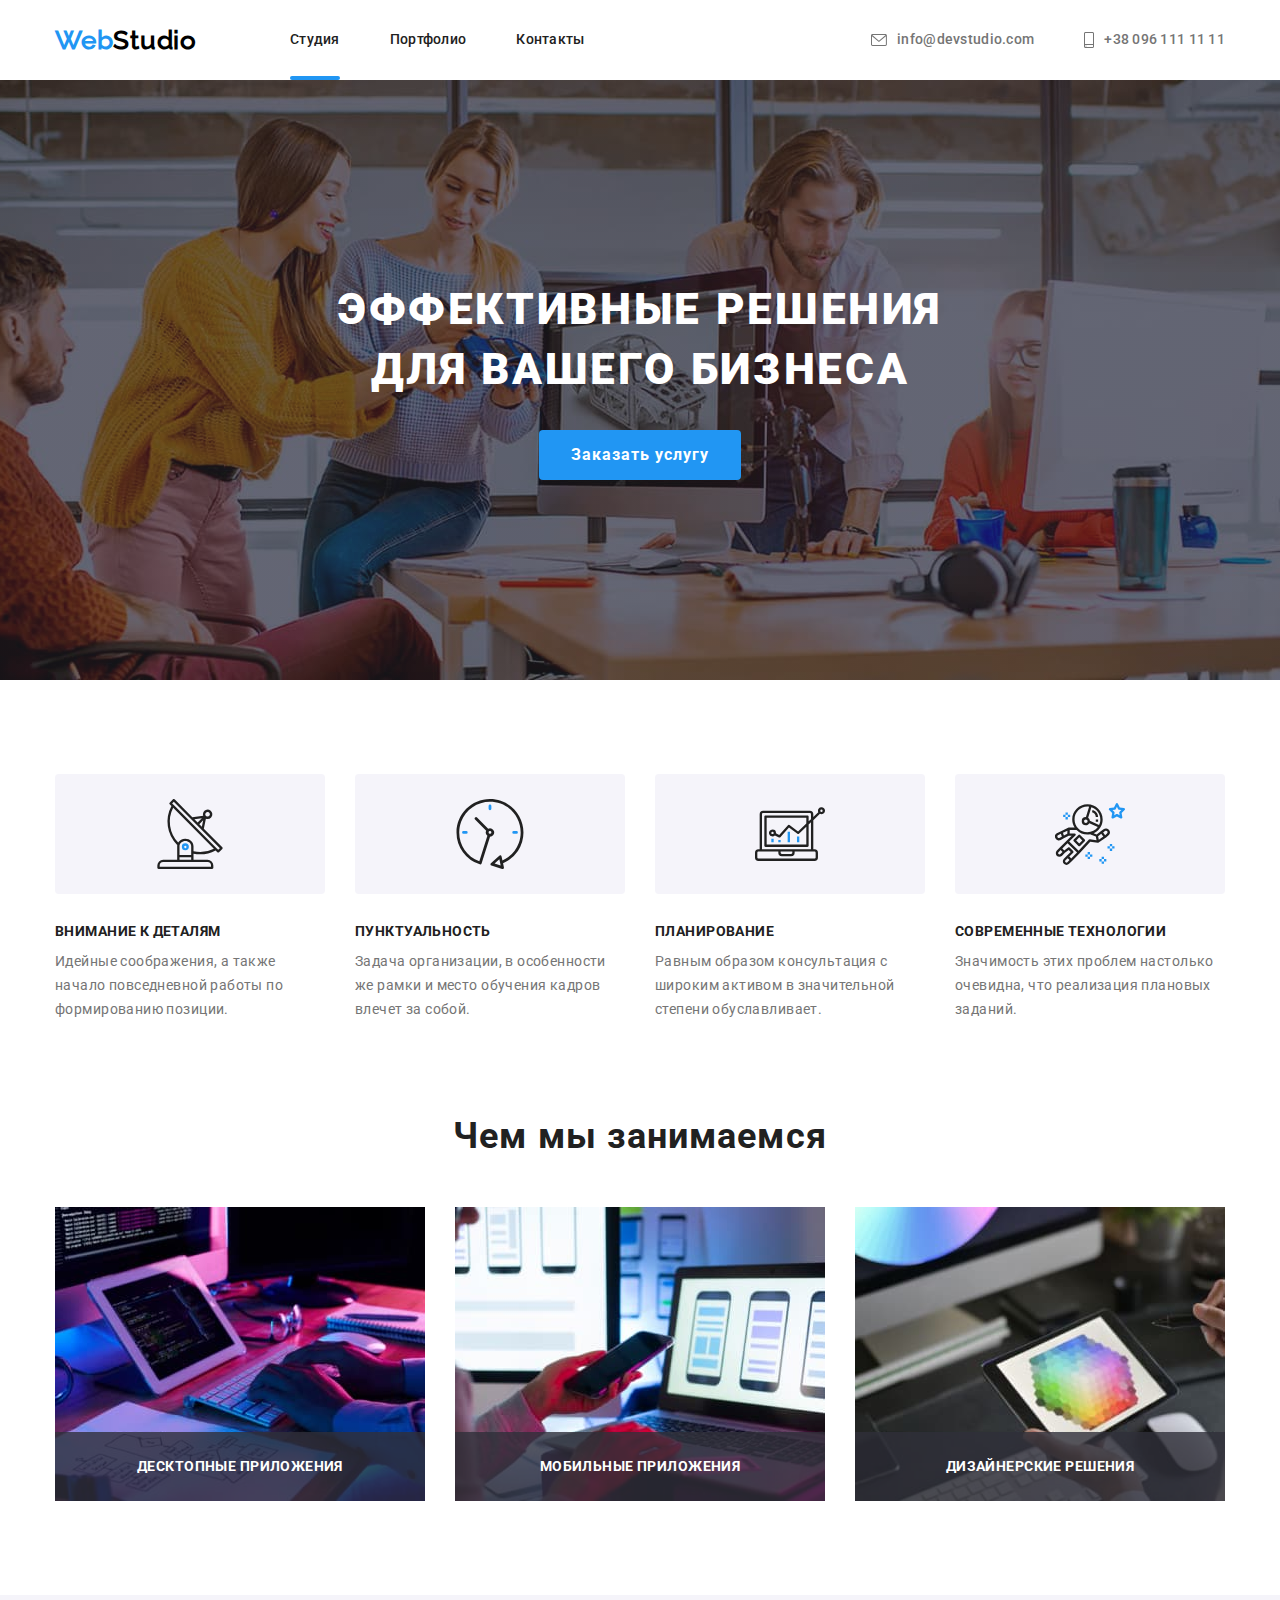
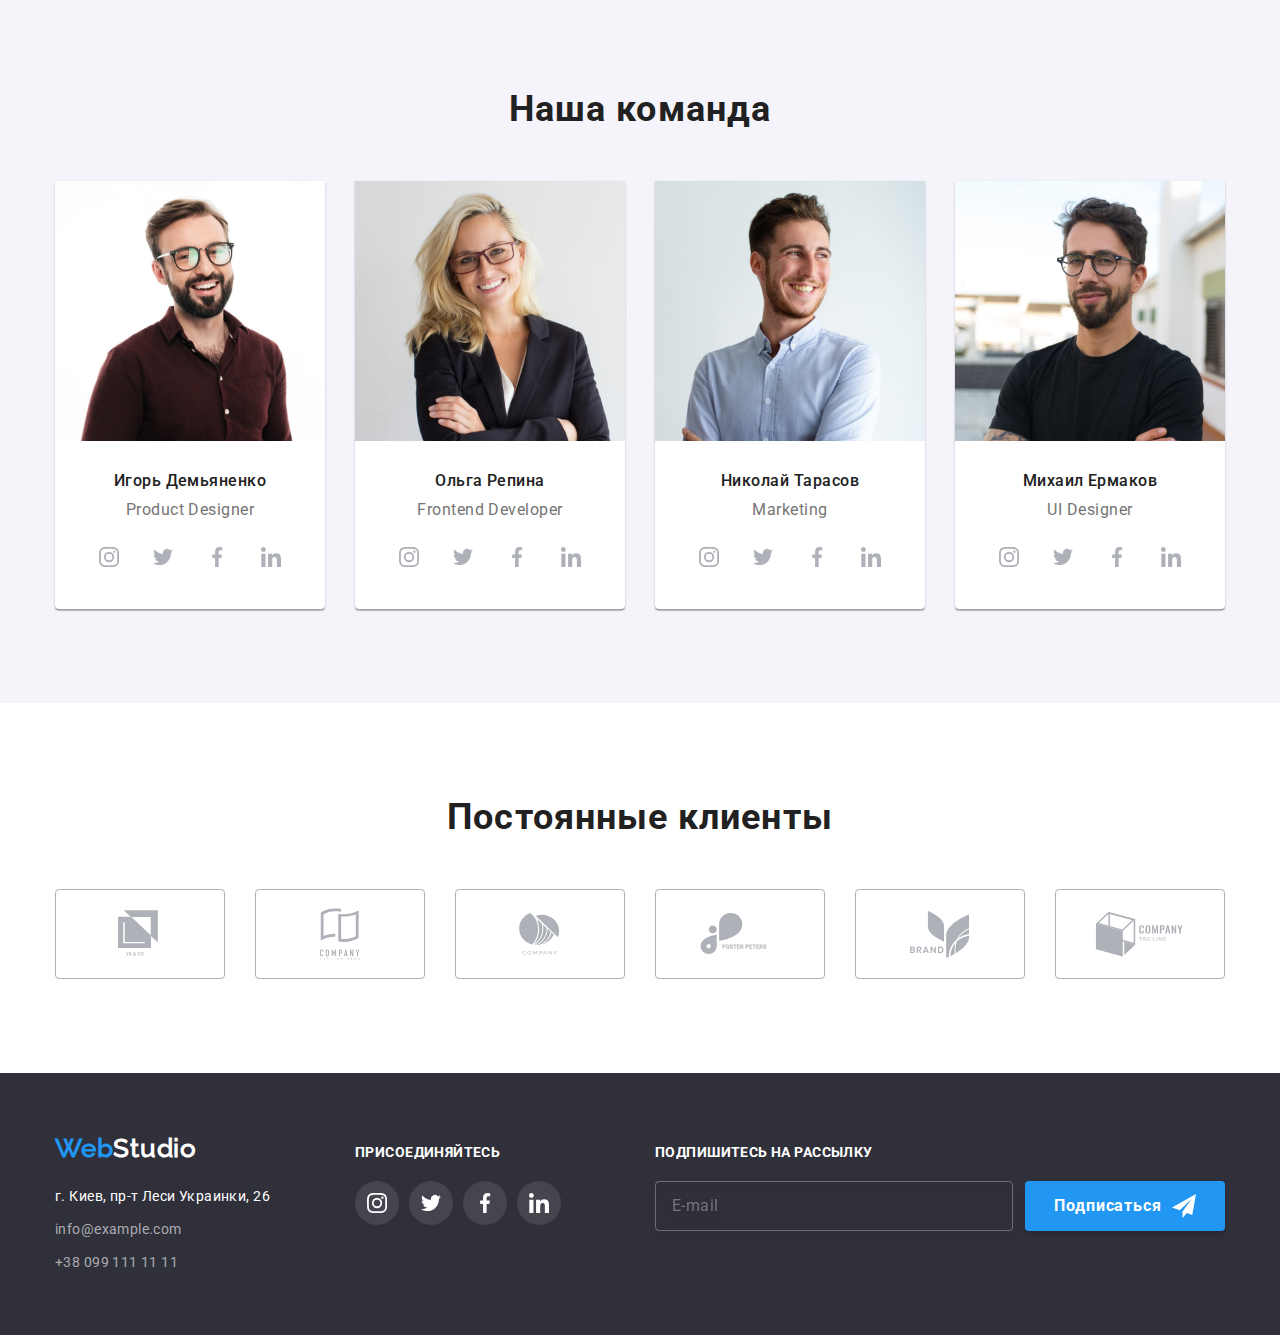
<file: index.html>
<!DOCTYPE html>
<html lang="ru">
	<head>
		<meta charset="UTF-8" />
		<meta name="viewport" content="width=device-width, initial-scale=1.0" />
		<title>Студия</title>
		<link href="https://fonts.googleapis.com/css2?family=Roboto:wght@400;500;700;900&display=swap" rel="stylesheet" />
		<link
			rel="stylesheet"
			href="https://cdnjs.cloudflare.com/ajax/libs/modern-normalize/1.0.0/modern-normalize.min.css"
		/>
		<link rel="stylesheet" href="./css/main.min.css" />
	</head>
	<body>
		<!-- Шапка сайта -->
		<header>
			<div class="header-nav container">
				<nav class="nav">
					<a href="./" class="logo-link">
						<p class="logo">Web<span class="logo-header">Studio</span></p>
					</a>
					<ul class="nav-list">
						<li class="nav-list-item"><a href="./" class="nav-link current">Студия</a></li>
						<li class="nav-list-item"><a href="./portfolio.html" class="nav-link">Портфолио</a></li>
						<li class="nav-list-item"><a href="#contacts" class="nav-link">Контакты</a></li>
					</ul>
				</nav>
				<ul class="list">
					<li class="list-item">
						<a href="mailto:info@devstudio.com" class="contacts-header">
							<svg class="contacts-icon envelope" width="16" height="12">
								<use href="./images/sprite.svg#envelope"></use>
							</svg>
							info@devstudio.com
						</a>
					</li>
					<li class="list-item">
						<a href="tel:+380961111111" class="contacts-header">
							<svg class="contacts-icon smartphone" width="10" height="16">
								<use href="./images/sprite.svg#smartphone"></use>
							</svg>
							+38 096 111 11 11
						</a>
					</li>
				</ul>
			</div>
		</header>
		<!-- Герой -->
		<main>
			<section class="hero">
				<div class="container">
					<h1 class="hero-title">Эффективные решения для вашего бизнеса</h1>
					<button data-modal-open class="btn-hero" type="button">Заказать услугу</button>
				</div>
			</section>

			<!-- Модальное окно -->
			<div class="backdrop is-hidden" data-modal>
				<div class="modal">
					<button data-modal-close class="btn-close">
						<svg class="close-icon" width="18" height="18">
							<use href="./images/sprite.svg#btn-close"></use>
						</svg>
					</button>
					<b class="modal-text">Оставьте свои данные, мы вам перезвоним</b>
					<form class="form">
						<p class="form-field">
							<label for="name" class="form-label">Имя</label>
							<input type="text" name="name" id="name" />
							<svg class="form-icon" width="18" height="18">
								<use href="./images/sprite.svg#user"></use>
							</svg>
						</p>
						<p class="form-field">
							<label for="tel" class="form-label">Телефон</label>
							<input type="tel" name="tel" id="tel" />
							<svg class="form-icon" width="18" height="18">
								<use href="./images/sprite.svg#tel"></use>
							</svg>
						</p>
						<p class="form-field">
							<label for="mail" class="form-label">Почта</label>
							<input type="email" name="mail" id="mail" />
							<svg class="form-icon" width="18" height="18">
								<use href="./images/sprite.svg#mail"></use>
							</svg>
						</p>
						<p class="form-field">
							<label for="comment" class="form-label">Комментарий</label>
							<textarea name="comment" id="comment" placeholder="Введите текст"></textarea>
						</p>
						<p class="form-checkbox">
							<label class="label-checkbox">
								<input type="checkbox" name="agreement" class="input-checkbox" />
								<span class="icon-checkbox"></span>
								Соглашаюсь с рассылкой и принимаю
								<a href="" class="agreement-link">Условия договора</a>
							</label>
						</p>
						<button type="submit" class="form-btn-send">Отправить</button>
					</form>
				</div>
			</div>

			<!-- Особенности работы -->
			<section class="features">
				<div class="container">
					<h2 class="visually-hidden">Особенности</h2>
					<ul class="features-list">
						<li class="features-item icon-antenna">
							<h3 class="features-title">Внимание к деталям</h3>
							<p class="features-text">
								Идейные соображения, а также начало повседневной работы по формированию позиции.
							</p>
						</li>
						<li class="features-item icon-clock">
							<h3 class="features-title">Пунктуальность</h3>
							<p class="features-text">
								Задача организации, в особенности же рамки и место обучения кадров влечет за собой.
							</p>
						</li>
						<li class="features-item icon-diagram">
							<h3 class="features-title">Планирование</h3>
							<p class="features-text">
								Равным образом консультация с широким активом в значительной степени обуславливает.
							</p>
						</li>
						<li class="features-item icon-astronaut">
							<h3 class="features-title">Современные технологии</h3>
							<p class="features-text">Значимость этих проблем настолько очевидна, что реализация плановых заданий.</p>
						</li>
					</ul>
				</div>
			</section>
			<!-- Чем мы занимаемся -->
			<section class="examples">
				<div class="container">
					<h2 class="examples-title">Чем мы занимаемся</h2>
					<ul class="examples-list">
						<li class="examples-item">
							<h3 class="examples-subtitle">Десктопные приложения</h3>
							<img src="./images/box-1.jpg" alt="Создание проектов" width="370" height="294" />
						</li>
						<li class="examples-item">
							<h3 class="examples-subtitle">Мобильные приложения</h3>
							<img src="./images/box-2.jpg" alt="Разработка приложений" width="370" height="294" />
						</li>
						<li class="examples-item">
							<h3 class="examples-subtitle">Дизайнерские решения</h3>
							<img src="./images/box-3.jpg" alt="Создание графики" width="370" height="294" />
						</li>
					</ul>
				</div>
			</section>
			<!-- наша команда -->
			<section class="team">
				<div class="container">
					<h2 class="team-all-title">Наша команда</h2>
					<ul class="team-list">
						<li class="team-item">
							<img src="./images/igor.jpg" alt="Сотрудник Игорь" width="270" height="260" />
							<h3 class="team-title">Игорь Демьяненко</h3>
							<p lang="en" class="team-text">Product Designer</p>
							<ul class="team-social-list">
								<li class="team-social-item">
									<a
										href="https://www.instagram.com/"
										class="team-social-link"
										target="_blank"
										rel="noopener noreferer"
									>
										<svg class="team-social-icon" width="20" height="20">
											<use href="./images/sprite.svg#instagram"></use>
										</svg>
									</a>
								</li>
								<li class="team-social-item">
									<a href="https://twitter.com/" class="team-social-link" target="_blank" rel="noopener noreferer">
										<svg class="team-social-icon" width="20" height="20">
											<use href="./images/sprite.svg#twitter"></use>
										</svg>
									</a>
								</li>
								<li class="team-social-item">
									<a href="https://facebook.com/" class="team-social-link" target="_blank" rel="noopener noreferer">
										<svg class="team-social-icon" width="20" height="20">
											<use href="./images/sprite.svg#facebook"></use>
										</svg>
									</a>
								</li>
								<li class="team-social-item">
									<a href="https://www.linkedin.com/" class="team-social-link" target="_blank" rel="noopener noreferer">
										<svg class="team-social-icon" width="20" height="20">
											<use href="./images/sprite.svg#linkedin"></use>
										</svg>
									</a>
								</li>
							</ul>
						</li>
						<li class="team-item">
							<img src="./images/olga.jpg" alt="Сотрудник Ольга" width="270" height="260" />
							<h3 class="team-title">Ольга Репина</h3>
							<p lang="en" class="team-text">Frontend Developer</p>
							<ul class="team-social-list">
								<li class="team-social-item">
									<a
										href="https://www.instagram.com/"
										class="team-social-link"
										target="_blank"
										rel="noopener noreferer"
									>
										<svg class="team-social-icon" width="20" height="20">
											<use href="./images/sprite.svg#instagram"></use>
										</svg>
									</a>
								</li>
								<li class="team-social-item">
									<a href="https://twitter.com/" class="team-social-link" target="_blank" rel="noopener noreferer">
										<svg class="team-social-icon" width="20" height="20">
											<use href="./images/sprite.svg#twitter"></use>
										</svg>
									</a>
								</li>
								<li class="team-social-item">
									<a href="https://facebook.com/" class="team-social-link" target="_blank" rel="noopener noreferer">
										<svg class="team-social-icon" width="20" height="20">
											<use href="./images/sprite.svg#facebook"></use>
										</svg>
									</a>
								</li>
								<li class="team-social-item">
									<a href="https://www.linkedin.com/" class="team-social-link" target="_blank" rel="noopener noreferer">
										<svg class="team-social-icon" width="20" height="20">
											<use href="./images/sprite.svg#linkedin"></use>
										</svg>
									</a>
								</li>
							</ul>
						</li>
						<li class="team-item">
							<img src="./images/nikolay.jpg" alt="Сотрудник Николай" width="270" height="260" />
							<h3 class="team-title">Николай Тарасов</h3>
							<p lang="en" class="team-text">Marketing</p>
							<ul class="team-social-list">
								<li class="team-social-item">
									<a
										href="https://www.instagram.com/"
										class="team-social-link"
										target="_blank"
										rel="noopener noreferer"
									>
										<svg class="team-social-icon" width="20" height="20">
											<use href="./images/sprite.svg#instagram"></use>
										</svg>
									</a>
								</li>
								<li class="team-social-item">
									<a href="https://twitter.com/" class="team-social-link" target="_blank" rel="noopener noreferer">
										<svg class="team-social-icon" width="20" height="20">
											<use href="./images/sprite.svg#twitter"></use>
										</svg>
									</a>
								</li>
								<li class="team-social-item">
									<a href="https://facebook.com/" class="team-social-link" target="_blank" rel="noopener noreferer">
										<svg class="team-social-icon" width="20" height="20">
											<use href="./images/sprite.svg#facebook"></use>
										</svg>
									</a>
								</li>
								<li class="team-social-item">
									<a href="https://www.linkedin.com/" class="team-social-link" target="_blank" rel="noopener noreferer">
										<svg class="team-social-icon" width="20" height="20">
											<use href="./images/sprite.svg#linkedin"></use>
										</svg>
									</a>
								</li>
							</ul>
						</li>
						<li class="team-item">
							<img src="./images/mihail.jpg" alt="Сотрудник М" width="270" height="260" />
							<h3 class="team-title">Михаил Ермаков</h3>
							<p lang="en" class="team-text">UI Designer</p>
							<ul class="team-social-list">
								<li class="team-social-item">
									<a
										href="https://www.instagram.com/"
										class="team-social-link"
										target="_blank"
										rel="noopener noreferer"
									>
										<svg class="team-social-icon" width="20" height="20">
											<use href="./images/sprite.svg#instagram"></use>
										</svg>
									</a>
								</li>
								<li class="team-social-item">
									<a href="https://twitter.com/" class="team-social-link" target="_blank" rel="noopener noreferer">
										<svg class="team-social-icon" width="20" height="20">
											<use href="./images/sprite.svg#twitter"></use>
										</svg>
									</a>
								</li>
								<li class="team-social-item">
									<a href="https://facebook.com/" class="team-social-link" target="_blank" rel="noopener noreferer">
										<svg class="team-social-icon" width="20" height="20">
											<use href="./images/sprite.svg#facebook"></use>
										</svg>
									</a>
								</li>
								<li class="team-social-item">
									<a href="https://www.linkedin.com/" class="team-social-link" target="_blank" rel="noopener noreferer">
										<svg class="team-social-icon" width="20" height="20">
											<use href="./images/sprite.svg#linkedin"></use>
										</svg>
									</a>
								</li>
							</ul>
						</li>
					</ul>
				</div>
			</section>
			<!-- Постоянные клиенты -->
			<section class="clients">
				<div class="container">
					<h2 class="clients-title">Постоянные клиенты</h2>
					<ul class="clients-list">
						<li class="clients-item">
							<a href="" class="clients-link">
								<svg class="clients-icon first-company" width="44" height="49">
									<use href="./images/sprite.svg#logo-1"></use>
								</svg>
							</a>
						</li>
						<li class="clients-item">
							<a href="" class="clients-link">
								<svg class="clients-icon second-company" width="40" height="52">
									<use href="./images/sprite.svg#logo-2"></use>
								</svg>
							</a>
						</li>
						<li class="clients-item">
							<a href="" class="clients-link">
								<svg class="clients-icon third-company" width="41" height="42">
									<use href="./images/sprite.svg#logo-3"></use>
								</svg>
							</a>
						</li>
						<li class="clients-item">
							<a href="" class="clients-link">
								<svg class="clients-icon fourth-company" width="80" height="42">
									<use href="./images/sprite.svg#logo-4"></use>
								</svg>
							</a>
						</li>
						<li class="clients-item">
							<a href="" class="clients-link">
								<svg class="clients-icon fifth-company" width="59" height="47">
									<use href="./images/sprite.svg#logo-5"></use>
								</svg>
							</a>
						</li>
						<li class="clients-item">
							<a href="" class="clients-link">
								<svg class="clients-icon sixth-company" width="89" height="45">
									<use href="./images/sprite.svg#logo-6"></use>
								</svg>
							</a>
						</li>
					</ul>
				</div>
			</section>
		</main>

		<!-- Подвал сайта -->
		<footer class="footer">
			<div class="container footer-container">
				<div class="footer-widget">
					<a href="./" class="logo-link">
						<p class="logo">Web<span class="logo-footer">Studio</span></p>
					</a>
					<address id="contacts" class="contacts-footer">
						<ul class="footer-list">
							<li class="footer-item">
								<a
									href="https://goo.gl/maps/kjw5beXjX4C6twNt7"
									target="_blank"
									rel="noopener noreferer"
									class="footer-adress"
								>
									г. Киев, пр-т Леси Украинки, 26
								</a>
							</li>
							<li class="footer-item"><a href="mailto:info@example.com" class="footer-link">info@example.com</a></li>
							<li class="footer-item"><a href="tel:+380991111111" class="footer-link">+38 099 111 11 11</a></li>
						</ul>
					</address>
				</div>
				<div class="footer-widget">
					<b class="footer-text">Присоединяйтесь</b>
					<ul class="footer-social-list">
						<li class="footer-social-item">
							<a href="https://www.instagram.com/" class="footer-social-link" target="_blank" rel="noopener noreferer">
								<svg class="footer-social-icon" width="20" height="20">
									<use href="./images/sprite.svg#instagram"></use>
								</svg>
							</a>
						</li>
						<li class="footer-social-item">
							<a href="https://twitter.com/" class="footer-social-link" target="_blank" rel="noopener noreferer">
								<svg class="footer-social-icon" width="20" height="20">
									<use href="./images/sprite.svg#twitter"></use>
								</svg>
							</a>
						</li>
						<li class="footer-social-item">
							<a href="https://facebook.com/" class="footer-social-link" target="_blank" rel="noopener noreferer">
								<svg class="footer-social-icon" width="20" height="20">
									<use href="./images/sprite.svg#facebook"></use>
								</svg>
							</a>
						</li>
						<li class="footer-social-item">
							<a href="https://www.linkedin.com/" class="footer-social-link" target="_blank" rel="noopener noreferer">
								<svg class="footer-social-icon" width="20" height="20">
									<use href="./images/sprite.svg#linkedin"></use>
								</svg>
							</a>
						</li>
					</ul>
				</div>
				<div class="footer-widget">
					<b class="footer-text">Подпишитесь на рассылку</b>
					<form class="form-subscribe">
						<input type="email" name="mail" placeholder="E-mail" />
						<button type="submit" class="btn-subscribe">
							Подписаться
							<svg class="icon-send" width="24" height="24">
								<use href="./images/sprite.svg#send-icon"></use>
							</svg>
						</button>
					</form>
				</div>
			</div>
		</footer>
		<script src="./js/modal.js"></script>
	</body>
</html>
</file>
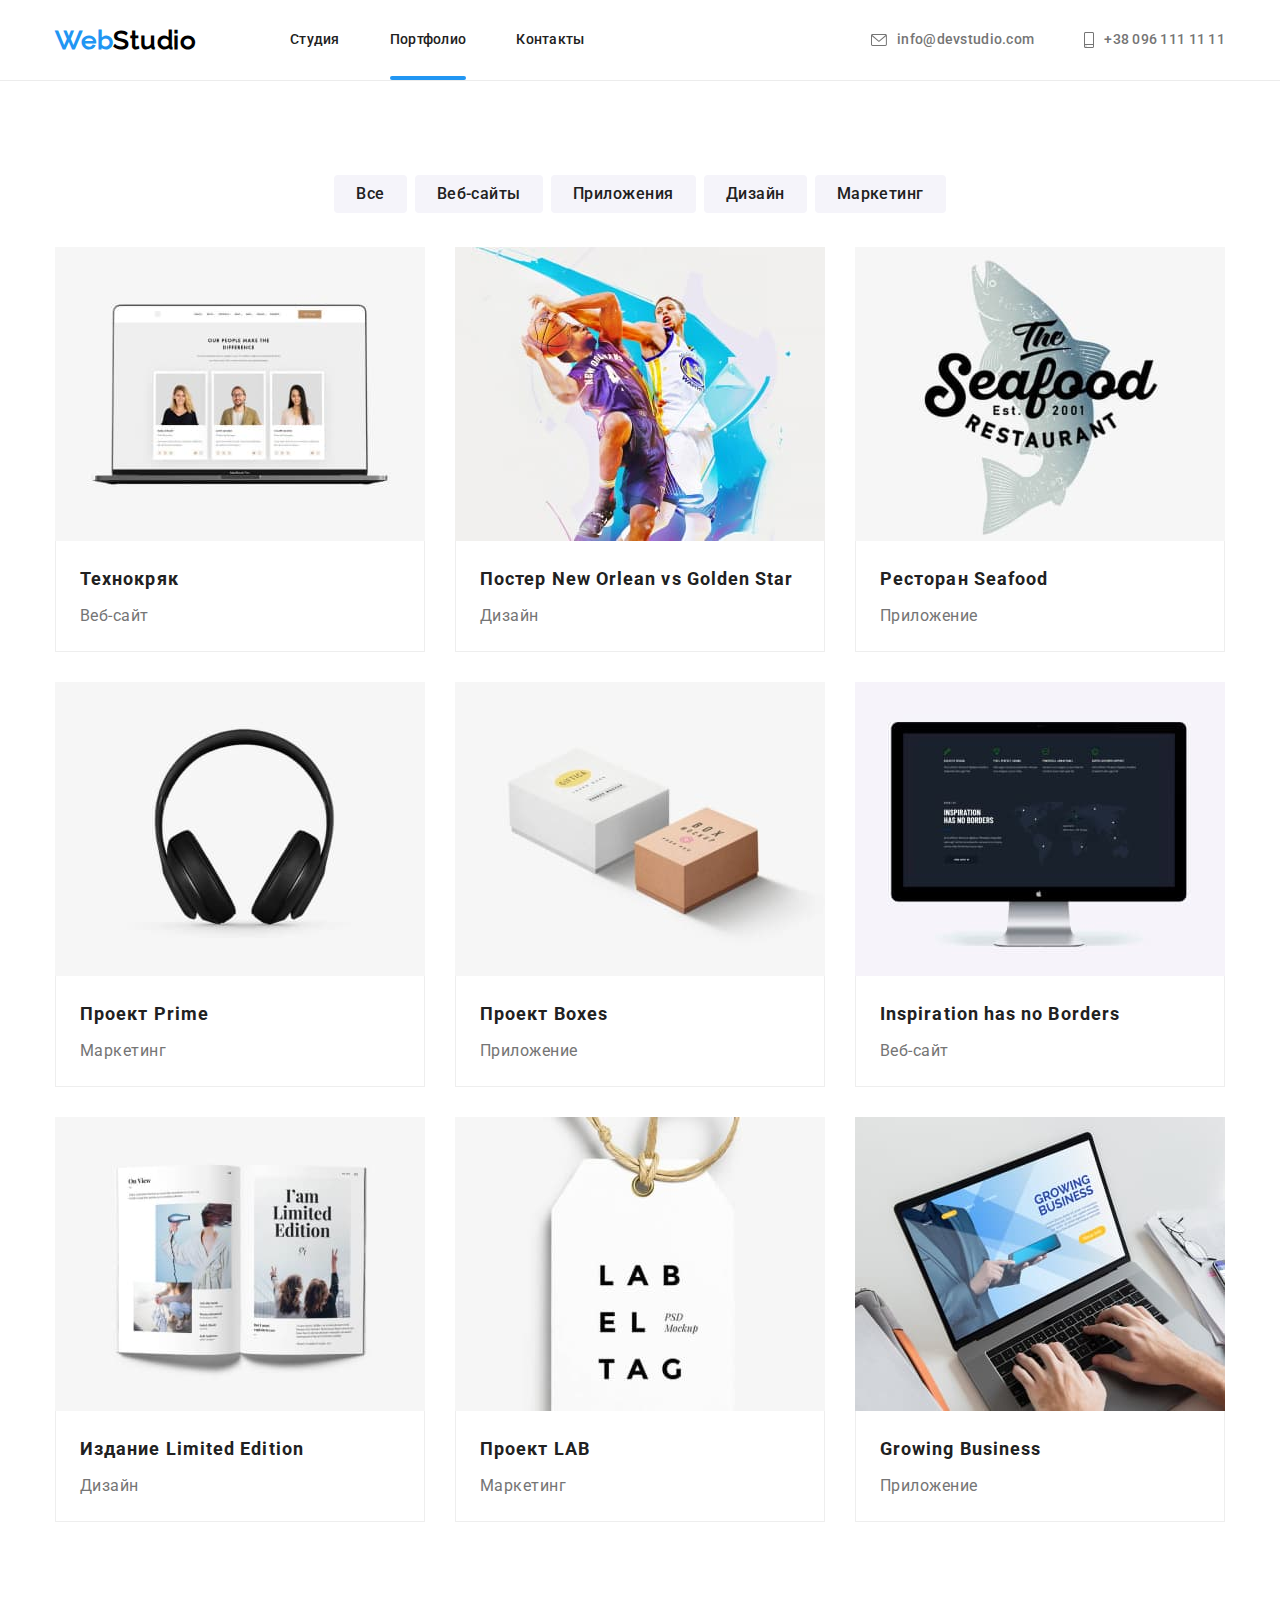
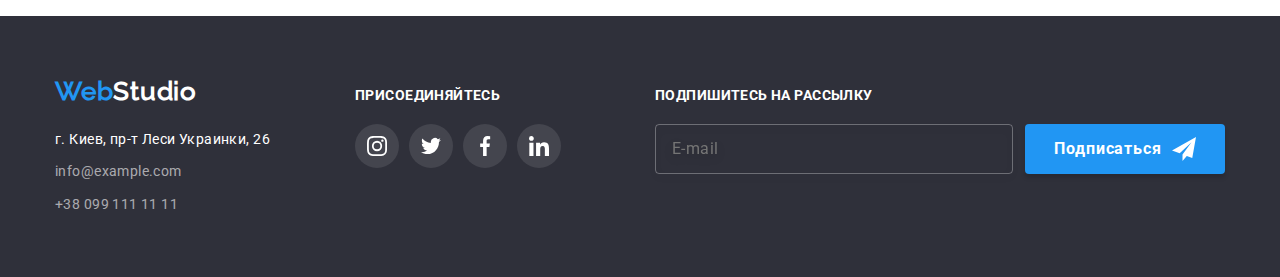
<file: portfolio.html>
<!DOCTYPE html>
<html lang="ru">
	<head>
		<meta charset="UTF-8" />
		<meta name="viewport" content="width=device-width, initial-scale=1.0" />
		<title>Портфолио</title>
		<link href="https://fonts.googleapis.com/css2?family=Roboto:wght@400;500;700;900&display=swap" rel="stylesheet" />
		<link
			rel="stylesheet"
			href="https://cdnjs.cloudflare.com/ajax/libs/modern-normalize/1.0.0/modern-normalize.min.css"
		/>
		<link rel="stylesheet" href="./css/main.min.css" />
	</head>
	<body>
		<!-- Шапка сайта -->
		<header class="header-portfolio">
			<div class="header-nav container">
				<nav class="nav">
					<a href="./" class="logo-link">
						<p class="logo">Web<span class="logo-header">Studio</span></p>
					</a>
					<ul class="nav-list">
						<li class="nav-list-item"><a href="./index.html" class="nav-link">Студия</a></li>
						<li class="nav-list-item"><a href="" class="nav-link current">Портфолио</a></li>
						<li class="nav-list-item"><a href="#contacts" class="nav-link">Контакты</a></li>
					</ul>
				</nav>
				<ul class="list">
					<li class="list-item">
						<a href="mailto:info@devstudio.com" class="contacts-header">
							<svg class="contacts-icon envelope" width="16" height="12">
								<use href="./images/sprite.svg#envelope"></use>
							</svg>
							info@devstudio.com
						</a>
					</li>
					<li class="list-item">
						<a href="tel:+380961111111" class="contacts-header">
							<svg class="contacts-icon smartphone" width="10" height="16">
								<use href="./images/sprite.svg#smartphone"></use>
							</svg>
							+38 096 111 11 11
						</a>
					</li>
				</ul>
			</div>
		</header>

		<!-- Портфолио -->
		<main>
			<section class="portfolio">
				<div class="container">
					<h1 class="visually-hidden">Портфолио</h1>
					<ul class="btn-list">
						<li class="btn-item"><button type="button" class="btn-portfolio">Все</button></li>
						<li class="btn-item"><button type="button" class="btn-portfolio">Веб-сайты</button></li>
						<li class="btn-item"><button type="button" class="btn-portfolio">Приложения</button></li>
						<li class="btn-item"><button type="button" class="btn-portfolio">Дизайн</button></li>
						<li class="btn-item"><button type="button" class="btn-portfolio">Маркетинг</button></li>
					</ul>

					<ul class="portfolio-list">
						<li class="portfolio-item">
							<a href="" class="link-card">
								<div class="portfolio-img">
									<img src="./images/img-1.jpg" alt="Веб-сайт" width="370" height="294" />
									<div class="overlay">
										<p class="portfolio-desc">
											Технокряк это современная площадка распространения коронавируса. Компании используют эту платформу
											для цифрового шпионажа и атак на защищённые сервера конкурентов.
										</p>
									</div>
								</div>
								<div class="portfolio-content">
									<h2 class="portfolio-title">Технокряк</h2>
									<p class="portfolio-text">Веб-сайт</p>
								</div>
							</a>
						</li>
						<li class="portfolio-item">
							<a href="" class="link-card">
								<div class="portfolio-img">
									<img src="./images/img-2.jpg" alt="Баскетбол" width="370" height="294" />
									<div class="overlay">
										<p class="portfolio-desc">
											Технокряк это современная площадка распространения коронавируса. Компании используют эту платформу
											для цифрового шпионажа и атак на защищённые сервера конкурентов.
										</p>
									</div>
								</div>
								<div class="portfolio-content">
									<h2 class="portfolio-title">Постер New Orlean vs Golden Star</h2>
									<p class="portfolio-text">Дизайн</p>
								</div>
							</a>
						</li>
						<li class="portfolio-item">
							<a href="" class="link-card">
								<div class="portfolio-img">
									<img src="./images/img-3.jpg" alt="Логотип ресторана" width="370" height="294" />
									<div class="overlay">
										<p class="portfolio-desc">
											Технокряк это современная площадка распространения коронавируса. Компании используют эту платформу
											для цифрового шпионажа и атак на защищённые сервера конкурентов.
										</p>
									</div>
								</div>
								<div class="portfolio-content">
									<h2 class="portfolio-title">Ресторан Seafood</h2>
									<p class="portfolio-text">Приложение</p>
								</div>
							</a>
						</li>
						<li class="portfolio-item">
							<a href="" class="link-card">
								<div class="portfolio-img">
									<img src="./images/img-4.jpg" alt="Наушники" width="370" height="294" />
									<div class="overlay">
										<p class="portfolio-desc">
											Технокряк это современная площадка распространения коронавируса. Компании используют эту платформу
											для цифрового шпионажа и атак на защищённые сервера конкурентов.
										</p>
									</div>
								</div>
								<div class="portfolio-content">
									<h2 class="portfolio-title">Проект Prime</h2>
									<p class="portfolio-text">Маркетинг</p>
								</div>
							</a>
						</li>
						<li class="portfolio-item">
							<a href="" class="link-card">
								<div class="portfolio-img">
									<img src="./images/img-5.jpg" alt="Почтовые коробки" width="370" height="294" />
									<div class="overlay">
										<p class="portfolio-desc">
											Технокряк это современная площадка распространения коронавируса. Компании используют эту платформу
											для цифрового шпионажа и атак на защищённые сервера конкурентов.
										</p>
									</div>
								</div>
								<div class="portfolio-content">
									<h2 class="portfolio-title">Проект Boxes</h2>
									<p class="portfolio-text">Приложение</p>
								</div>
							</a>
						</li>
						<li class="portfolio-item">
							<a href="" class="link-card">
								<div class="portfolio-img">
									<img src="./images/img-6.jpg" alt="Сайт на экране" width="370" height="294" />
									<div class="overlay">
										<p class="portfolio-desc">
											Технокряк это современная площадка распространения коронавируса. Компании используют эту платформу
											для цифрового шпионажа и атак на защищённые сервера конкурентов.
										</p>
									</div>
								</div>
								<div class="portfolio-content">
									<h2 class="portfolio-title">Inspiration has no Borders</h2>
									<p class="portfolio-text">Веб-сайт</p>
								</div>
							</a>
						</li>
						<li class="portfolio-item">
							<a href="" class="link-card">
								<div class="portfolio-img">
									<img src="./images/img-7.jpg" alt="Журнал" width="370" height="294" />
									<div class="overlay">
										<p class="portfolio-desc">
											Технокряк это современная площадка распространения коронавируса. Компании используют эту платформу
											для цифрового шпионажа и атак на защищённые сервера конкурентов.
										</p>
									</div>
								</div>
								<div class="portfolio-content">
									<h2 class="portfolio-title">Издание Limited Edition</h2>
									<p class="portfolio-text">Дизайн</p>
								</div>
							</a>
						</li>
						<li class="portfolio-item">
							<a href="" class="link-card">
								<div class="portfolio-img">
									<img src="./images/img-8.jpg" alt="Лейбл" width="370" height="294" />
									<div class="overlay">
										<p class="portfolio-desc">
											Технокряк это современная площадка распространения коронавируса. Компании используют эту платформу
											для цифрового шпионажа и атак на защищённые сервера конкурентов.
										</p>
									</div>
								</div>
								<div class="portfolio-content">
									<h2 class="portfolio-title">Проект LAB</h2>
									<p class="portfolio-text">Маркетинг</p>
								</div>
							</a>
						</li>
						<li class="portfolio-item">
							<a href="" class="link-card">
								<div class="portfolio-img">
									<img src="./images/img-9.jpg" alt="Создание приложения" width="370" height="294" />
									<div class="overlay">
										<p class="portfolio-desc">
											Технокряк это современная площадка распространения коронавируса. Компании используют эту платформу
											для цифрового шпионажа и атак на защищённые сервера конкурентов.
										</p>
									</div>
								</div>
								<div class="portfolio-content">
									<h2 class="portfolio-title">Growing Business</h2>
									<p class="portfolio-text">Приложение</p>
								</div>
							</a>
						</li>
					</ul>
				</div>
			</section>
		</main>

		<!-- Подвал сайта- контакты  -->
		<footer class="footer">
			<div class="container footer-container">
				<div class="footer-widget">
					<a href="./" class="logo-link">
						<p class="logo">Web<span class="logo-footer">Studio</span></p>
					</a>
					<address id="contacts" class="contacts-footer">
						<ul class="footer-list">
							<li class="footer-item">
								<a
									href="https://goo.gl/maps/kjw5beXjX4C6twNt7"
									target="_blank"
									rel="noopener noreferer"
									class="footer-adress"
								>
									г. Киев, пр-т Леси Украинки, 26
								</a>
							</li>
							<li class="footer-item"><a href="mailto:info@example.com" class="footer-link">info@example.com</a></li>
							<li class="footer-item"><a href="tel:+380991111111" class="footer-link">+38 099 111 11 11</a></li>
						</ul>
					</address>
				</div>
				<div class="footer-widget">
					<b class="footer-text">Присоединяйтесь</b>
					<ul class="footer-social-list">
						<li class="footer-social-item">
							<a href="https://www.instagram.com/" class="footer-social-link" target="_blank" rel="noopener noreferer">
								<svg class="footer-social-icon" width="20" height="20">
									<use href="./images/sprite.svg#instagram"></use>
								</svg>
							</a>
						</li>
						<li class="footer-social-item">
							<a href="https://twitter.com/" class="footer-social-link" target="_blank" rel="noopener noreferer">
								<svg class="footer-social-icon" width="20" height="20">
									<use href="./images/sprite.svg#twitter"></use>
								</svg>
							</a>
						</li>
						<li class="footer-social-item">
							<a href="https://facebook.com/" class="footer-social-link" target="_blank" rel="noopener noreferer">
								<svg class="footer-social-icon" width="20" height="20">
									<use href="./images/sprite.svg#facebook"></use>
								</svg>
							</a>
						</li>
						<li class="footer-social-item">
							<a href="https://www.linkedin.com/" class="footer-social-link" target="_blank" rel="noopener noreferer">
								<svg class="footer-social-icon" width="20" height="20">
									<use href="./images/sprite.svg#linkedin"></use>
								</svg>
							</a>
						</li>
					</ul>
				</div>
				<div class="footer-widget">
					<b class="footer-text">Подпишитесь на рассылку</b>
					<form class="form-subscribe">
						<input type="email" name="mail" placeholder="E-mail" />
						<button type="submit" class="btn-subscribe">
							Подписаться
							<svg class="icon-send" width="24" height="24">
								<use href="./images/sprite.svg#send-icon"></use>
							</svg>
						</button>
					</form>
				</div>
			</div>
		</footer>
	</body>
</html>
</file>
<file: css/main.min.css>
@font-face{font-family:"Raleway";font-style:normal;font-weight:500;src:url("../fonts/raleway/raleway-v18-latin_cyrillic-500.eot");src:local(""),url("../fonts/raleway/raleway-v18-latin_cyrillic-500.eot?#iefix") format("embedded-opentype"),url("../fonts/raleway/raleway-v18-latin_cyrillic-500.woff2") format("woff2"),url("../fonts/raleway/raleway-v18-latin_cyrillic-500.woff") format("woff"),url("../fonts/raleway/raleway-v18-latin_cyrillic-500.ttf") format("truetype"),url("../fonts/raleway/raleway-v18-latin_cyrillic-500.svg#Raleway") format("svg")}body{font-family:"Roboto", sans-serif;font-size:14px;line-height:1.71;letter-spacing:0.03em;color:#757575;background-color:#fff}.container{width:1200px;padding-left:15px;padding-right:15px;margin-left:auto;margin-right:auto}.visually-hidden{position:absolute !important;clip:rect(1px 1px 1px 1px);clip:rect(1px, 1px, 1px, 1px);padding:0 !important;border:0 !important;height:1px !important;width:1px !important;overflow:hidden}.logo-link{font-family:Raleway;font-style:normal;font-weight:bold;font-size:26px;line-height:1.19;letter-spacing:0.03em;text-decoration:none;color:#2196f3}.logo{display:inline-flex;margin:0;padding:0}.logo-header{color:#000000}.header-nav{display:flex;align-items:center}.nav{display:flex;align-items:center}.nav-list{display:flex;margin:0px 0px 0px 93px;padding:0;list-style:none}.nav-list-item:not(:last-child){margin-right:50px}.nav-link{position:relative;display:block;padding-top:32px;padding-bottom:32px;font-weight:500;font-size:14px;line-height:1.14;letter-spacing:0.02em;color:#212121;text-decoration:none;transition:color 250ms cubic-bezier(0.4, 0, 0.2, 1)}.nav-link:hover,.nav-link:focus{color:#2196f3}.current::after{content:"";position:absolute;left:0;bottom:0;display:block;width:100%;height:4px;border-radius:4px;background-color:#2196f3}.list{display:flex;list-style:none;margin:0px 0px 0px auto;padding:0}.list-item:not(:last-child){margin-right:50px}.contacts-header{display:flex;align-items:center;font-family:inherit;font-weight:500;font-size:14px;line-height:1.14;letter-spacing:0.02em;color:inherit;text-decoration:none;transition:color 250ms cubic-bezier(0.4, 0, 0.2, 1)}.contacts-header:hover,.contacts-header:focus{color:#2196f3}.contacts-icon{margin-right:10px;fill:currentColor}.hero{height:600px;padding-top:200px;padding-bottom:200px;text-align:center;background-color:#c4c4c4;background-image:linear-gradient(to right, rgba(47,48,58,0.4), rgba(47,48,58,0.4)),url("../images/header.jpg");background-repeat:no-repeat;background-position:center;background-size:cover}.hero-title{max-width:696px;margin-top:0;margin-bottom:30px;margin-left:auto;margin-right:auto;font-weight:900;font-size:44px;line-height:1.36;text-align:center;letter-spacing:0.06em;text-transform:uppercase;color:#fff}.btn-hero{border-radius:4px;border:transparent;padding:10px 32px;font-family:inherit;font-weight:700;font-size:16px;line-height:1.87;text-align:center;letter-spacing:0.06em;color:#fff;background-color:#2196f3;cursor:pointer}.backdrop{position:fixed;top:0;left:0;width:100%;height:100%;background-color:rgba(0,0,0,0.1);z-index:100;opacity:1;transition:opacity 500ms cubic-bezier(0.4, 0, 0.2, 1)}.backdrop.is-hidden{opacity:0;pointer-events:none}.modal{position:absolute;top:50%;left:50%;height:581px;width:528px;padding:40px;border-radius:4px;box-shadow:0px 1px 3px rgba(0,0,0,0.12),0px 1px 1px rgba(0,0,0,0.14),0px 2px 1px rgba(0,0,0,0.2);transform:translate(-50%, -50%);background-color:#fff}.btn-close{position:absolute;right:8px;top:8px;margin:0;width:30px;height:30px;border:1px solid rgba(0,0,0,0.1);border-radius:50%;cursor:pointer;background-color:#fff}.close-icon{position:absolute;top:50%;left:50%;transform:translate(-50%, -50%);fill:#212121}.btn-close:hover .close-icon,.btn-close:focus .close-icon{fill:#2196f3}.modal-text{display:flex;margin-top:0;margin-bottom:12px;font-family:inherit;font-weight:700;font-size:20px;line-height:1.15;text-align:center;letter-spacing:0.03em;color:#212121}.form{width:448px}.form-field{position:relative;display:flex;flex-direction:column;margin:0;margin-bottom:10px}.form-field label{margin-bottom:4px;font-family:inherit;font-weight:400;font-size:12px;line-height:1.16;letter-spacing:0.01em;color:#757575}.form-field input{height:40px;padding-left:42px;border:1px solid rgba(33,33,33,0.2);border-radius:4px;color:#757575;transition:border-color 250ms cubic-bezier(0.4, 0, 0.2, 1)}.form-field input:hover,.form-field input:focus{outline:#2196f3;border-color:#2196f3;cursor:pointer}.form-icon{position:absolute;left:15px;top:50%;transition:fill 250ms cubic-bezier(0.4, 0, 0.2, 1)}.form-field input:hover+.form-icon,.form-field input:focus+.form-icon{fill:#2196f3}.form-field textarea{resize:none;min-height:120px;padding:12px 16px;border:1px solid rgba(33,33,33,0.2);border-radius:4px;font-family:inherit;color:#757575;transition:border-color 250ms cubic-bezier(0.4, 0, 0.2, 1)}.form-field textarea:hover,.form-field textarea:focus{outline:#2196f3;border-color:#2196f3;cursor:pointer}.form-checkbox{margin-top:20px;margin-bottom:30px}.input-checkbox{-webkit-appearance:none;-moz-appearance:none;appearance:none}.label-checkbox{display:flex;align-items:center;margin-left:13px;font-family:Roboto;font-weight:400;font-size:14px;line-height:1.71;color:#757575}.icon-checkbox{display:inline-block;width:16px;height:15px;margin-right:7px;border:2px solid black;border-radius:2px}.input-checkbox:checked+.icon-checkbox{border-color:#2196f3;background-color:#2196f3;background-image:url("../images/checkbox.svg");background-repeat:no-repeat;background-size:contain;background-origin:border-box}.agreement-link{margin-left:4px;color:#2196f3}.form-btn-send{display:flex;align-items:center;text-align:center;margin:0 auto;padding:10px 56px;border-radius:4px;border:transparent;font-family:inherit;font-weight:700;font-size:16px;line-height:1.87;letter-spacing:0.06em;box-shadow:0px 4px 4px rgba(0,0,0,0.15);background-color:#2196f3;color:#fff;cursor:pointer}.features{padding-top:94px;padding-bottom:94px}.features-list{display:flex;list-style:none;margin:0;padding:0}.features-item{width:270px}.features-item:not(:last-child){margin-right:30px}.features-item::before{display:block;content:"";height:120px;margin-bottom:30px;border-radius:4px;background-repeat:no-repeat;background-position:center;background-color:#f5f4fa}.icon-antenna::before{background-image:url("../images/antenna.svg")}.icon-clock::before{background-image:url("../images/clock.svg")}.icon-diagram::before{background-image:url("../images/diagram.svg")}.icon-astronaut::before{background-image:url("../images/astronaut.svg")}.features-title{margin-top:0;margin-bottom:10px;font-weight:700;font-size:14px;line-height:1.14;letter-spacing:0.03em;text-transform:uppercase;color:#212121}.features-text{margin-top:0;margin-bottom:0}.examples{padding-bottom:94px}.examples-title{margin-top:0;margin-bottom:50px;font-family:inherit;font-weight:700;font-size:36px;line-height:1.16;text-align:center;letter-spacing:0.03em;color:#212121}.examples-list{display:flex;margin:0;padding:0;list-style:none}.examples-item{position:relative}.examples-item img{display:block}.examples-item:not(:last-child){margin-right:30px}.examples-subtitle{position:absolute;left:0;bottom:0;width:100%;margin:0;padding-top:27px;padding-bottom:27px;font-family:inherit;font-weight:700;font-size:14px;line-height:1.14;text-align:center;letter-spacing:0.03em;text-transform:uppercase;color:#fff;background-color:rgba(47,48,58,0.8)}.team{background-color:#f5f4fa;padding-top:94px;padding-bottom:94px}.team-all-title{margin-top:0;margin-bottom:50px;font-family:inherit;font-weight:700;font-size:36px;line-height:1.16;text-align:center;letter-spacing:0.03em;color:#212121}.team-list{display:flex;flex-wrap:wrap;margin:0;padding:0;list-style:none}.team-item{width:calc((100% - 90px) / 4);margin-right:30px;padding-bottom:30px;box-shadow:0px 1px 3px rgba(0,0,0,0.12),0px 1px 1px rgba(0,0,0,0.14),0px 2px 1px rgba(0,0,0,0.2);border-radius:0px 0px 4px 4px;background-color:#fff;text-align:center}.team-item img{display:block}.team-item:nth-child(4n){margin-right:0}.team-title{margin-top:30px;margin-bottom:10px;font-weight:500;font-size:16px;line-height:1.19;letter-spacing:0.03em;color:#212121}.team-text{margin-top:0;margin-bottom:16px;font-weight:400;font-size:16px;line-height:1.19;letter-spacing:0.03em}.team-social-list{display:flex;flex-wrap:wrap;align-items:center;justify-content:center;padding:0;margin:0;list-style:none}.team-social-item:not(:last-child){margin-right:10px}.team-social-link{display:flex;width:44px;height:44px;align-items:center;justify-content:center;border-radius:50%;transition:background-color 250ms cubic-bezier(0.4, 0, 0.2, 1)}.team-social-link:hover,.team-social-link:focus{background-color:#2196f3}.team-social-icon{fill:#afb1b8;transition:fill 250ms cubic-bezier(0.4, 0, 0.2, 1)}.team-social-item:hover .team-social-icon,.team-social-item:focus .team-social-icon{fill:#fff}.team-social-link:focus .team-social-icon{fill:#fff}.clients{padding-top:94px;padding-bottom:94px}.clients-title{margin-top:0;margin-bottom:50px;font-family:inherit;font-weight:700;font-size:36px;line-height:1.16;text-align:center;letter-spacing:0.03em;color:#212121}.clients-list{display:flex;flex-wrap:wrap;padding:0;margin:0;list-style:none}.clients-item{display:flex;width:calc((100% - 150px) / 6);height:90px;justify-content:center;align-items:center;transition:border-color 250ms cubic-bezier(0.4, 0, 0.2, 1)}.clients-item:not(:last-child){margin-right:30px}.clients-link{display:flex;width:170px;height:90px;align-items:center;justify-content:center;border:1px solid #afb1b8;border-radius:4px;color:#afb1b8;transition:color 250ms cubic-bezier(0.4, 0, 0.2, 1),border-color 250ms cubic-bezier(0.4, 0, 0.2, 1)}.clients-link:hover,.clients-link:focus{border-color:#2196f3;color:#2196f3}.clients-icon{fill:currentColor}.footer{padding-top:60px;padding-bottom:60px;background-color:#2f303a}.footer-container{display:flex;align-items:baseline;justify-content:space-between}.footer-widget{width:calc((50% - 45px) / 2)}.footer-widget:last-child{width:calc(50% - 15px)}.footer-text{display:flex;margin-bottom:20px;font-family:inherit;font-weight:700;font-size:14px;line-height:1.14;letter-spacing:0.03em;text-transform:uppercase;color:#fff}.logo-footer{color:#fff}.footer-adress{font-style:normal;text-decoration:none;color:#fff}.footer-link{font-style:normal;text-decoration:none;color:rgba(255,255,255,0.6)}.footer-list{display:inline-block;padding:0;margin-top:20px;margin-bottom:0;list-style:none}.footer-item:not(:last-child){margin-bottom:9px}.footer-social-list{display:flex;flex-wrap:wrap;padding:0;margin:0;list-style:none}.footer-social-item:not(:last-child){margin-right:10px}.footer-social-link{display:flex;align-items:center;justify-content:center;width:44px;height:44px;border-radius:50%;color:#fff;background-color:rgba(255,255,255,0.1);transition:background-color 250ms cubic-bezier(0.4, 0, 0.2, 1)}.footer-social-link:hover,.footer-social-link:focus{background-color:#2196f3}.footer-social-icon{fill:#fff}.form-subscribe{display:inline-flex;justify-content:space-between}.form-subscribe input{margin-right:12px;width:358px;padding:14px 16px;font-weight:400;font-size:16px;line-height:1.25;letter-spacing:0.03em;border:1px solid rgba(255,255,255,0.3);border-radius:4px;filter:drop-shadow(0px 4px 4px rgba(0,0,0,0.15));background-color:transparent;color:rgba(255,255,255,0.6)}.btn-subscribe{display:inline-flex;align-items:center;justify-content:center;margin:0;padding:0;width:200px;transition:250ms cubic-bezier(0.4, 0, 0.2, 1);box-shadow:0px 4px 4px rgba(0,0,0,0.15);border:transparent;border-radius:4px;font-family:inherit;font-weight:700;font-size:16px;line-height:1.87;letter-spacing:0.06em;cursor:pointer;background-color:#2196f3;color:#fff}.btn-subscribe:hover,.btn-subscribe:focus{background-color:#fff;color:#2196f3}.icon-send{margin-left:10px;fill:#fff;transition:250ms cubic-bezier(0.4, 0, 0.2, 1)}.btn-subscribe:hover .icon-send,.btn-subscribe:focus .icon-send{fill:#2196f3}.header-portfolio{border-bottom:1px solid #ececec}.portfolio{padding-top:94px;padding-bottom:94px}.btn-list{display:flex;justify-content:center;margin:0;padding:0;margin-bottom:34px;list-style:none}.btn-item:not(:last-child){margin-right:8px}.btn-portfolio{padding:6px 22px;border-radius:4px;border:transparent;font-weight:500;font-size:16px;line-height:1.62;letter-spacing:0.03em;color:#212121;background-color:#f5f4fa;cursor:pointer;transition:color 250ms cubic-bezier(0.4, 0, 0.2, 1),background-color 250ms cubic-bezier(0.4, 0, 0.2, 1),box-shadow 250ms cubic-bezier(0.4, 0, 0.2, 1)}.btn-portfolio:hover,.btn-portfolio:focus{color:#fff;background-color:#2196f3;box-shadow:0px 3px 1px rgba(0,0,0,0.1),0px 1px 2px rgba(0,0,0,0.08),0px 2px 2px rgba(0,0,0,0.12);outline:none}.portfolio-list{display:flex;flex-wrap:wrap;margin:0;padding:0;list-style:none}.portfolio-item{width:calc((100% - 60px) / 3);margin-right:30px;margin-bottom:30px}.portfolio-item:nth-child(3n){margin-right:0}.portfolio-item:nth-last-child(-n+3){margin-bottom:0}.portfolio-item img{display:block}.link-card{display:block;text-decoration:none;transition:box-shadow 250ms cubic-bezier(0.4, 0, 0.2, 1)}.link-card:hover,.link-card:focus{box-shadow:0px 1px 1px rgba(0,0,0,0.12),0px 4px 4px rgba(0,0,0,0.06),1px 4px 6px rgba(0,0,0,0.16)}.portfolio-img{position:relative;overflow:hidden}.portfolio-desc{margin:0;padding:63px 24px;font-family:inherit;font-weight:400;font-size:18px;line-height:1.56;letter-spacing:0.03em;color:#fff}.portfolio-content{padding:20px 24px;border-right:1px solid #eeeeee;border-bottom:1px solid #eeeeee;border-left:1px solid #eeeeee}.portfolio-title{margin:0 0 4px 0;font-family:inherit;font-weight:700;font-size:18px;line-height:2;letter-spacing:0.06em;color:#212121}.portfolio-text{margin:0;padding:0;font-family:inherit;font-weight:400;font-size:16px;line-height:1.87;letter-spacing:0.03em;color:#757575}.overlay{position:absolute;top:0;left:0;width:100%;height:100%;background-color:rgba(33,150,243,0.9);transform:translateY(100%);transition:transform 250ms cubic-bezier(0.4, 0, 0.2, 1)}.portfolio-item:hover .overlay{transform:translateY(0)}
/*# sourceMappingURL=main.min.css.map */
</file>
